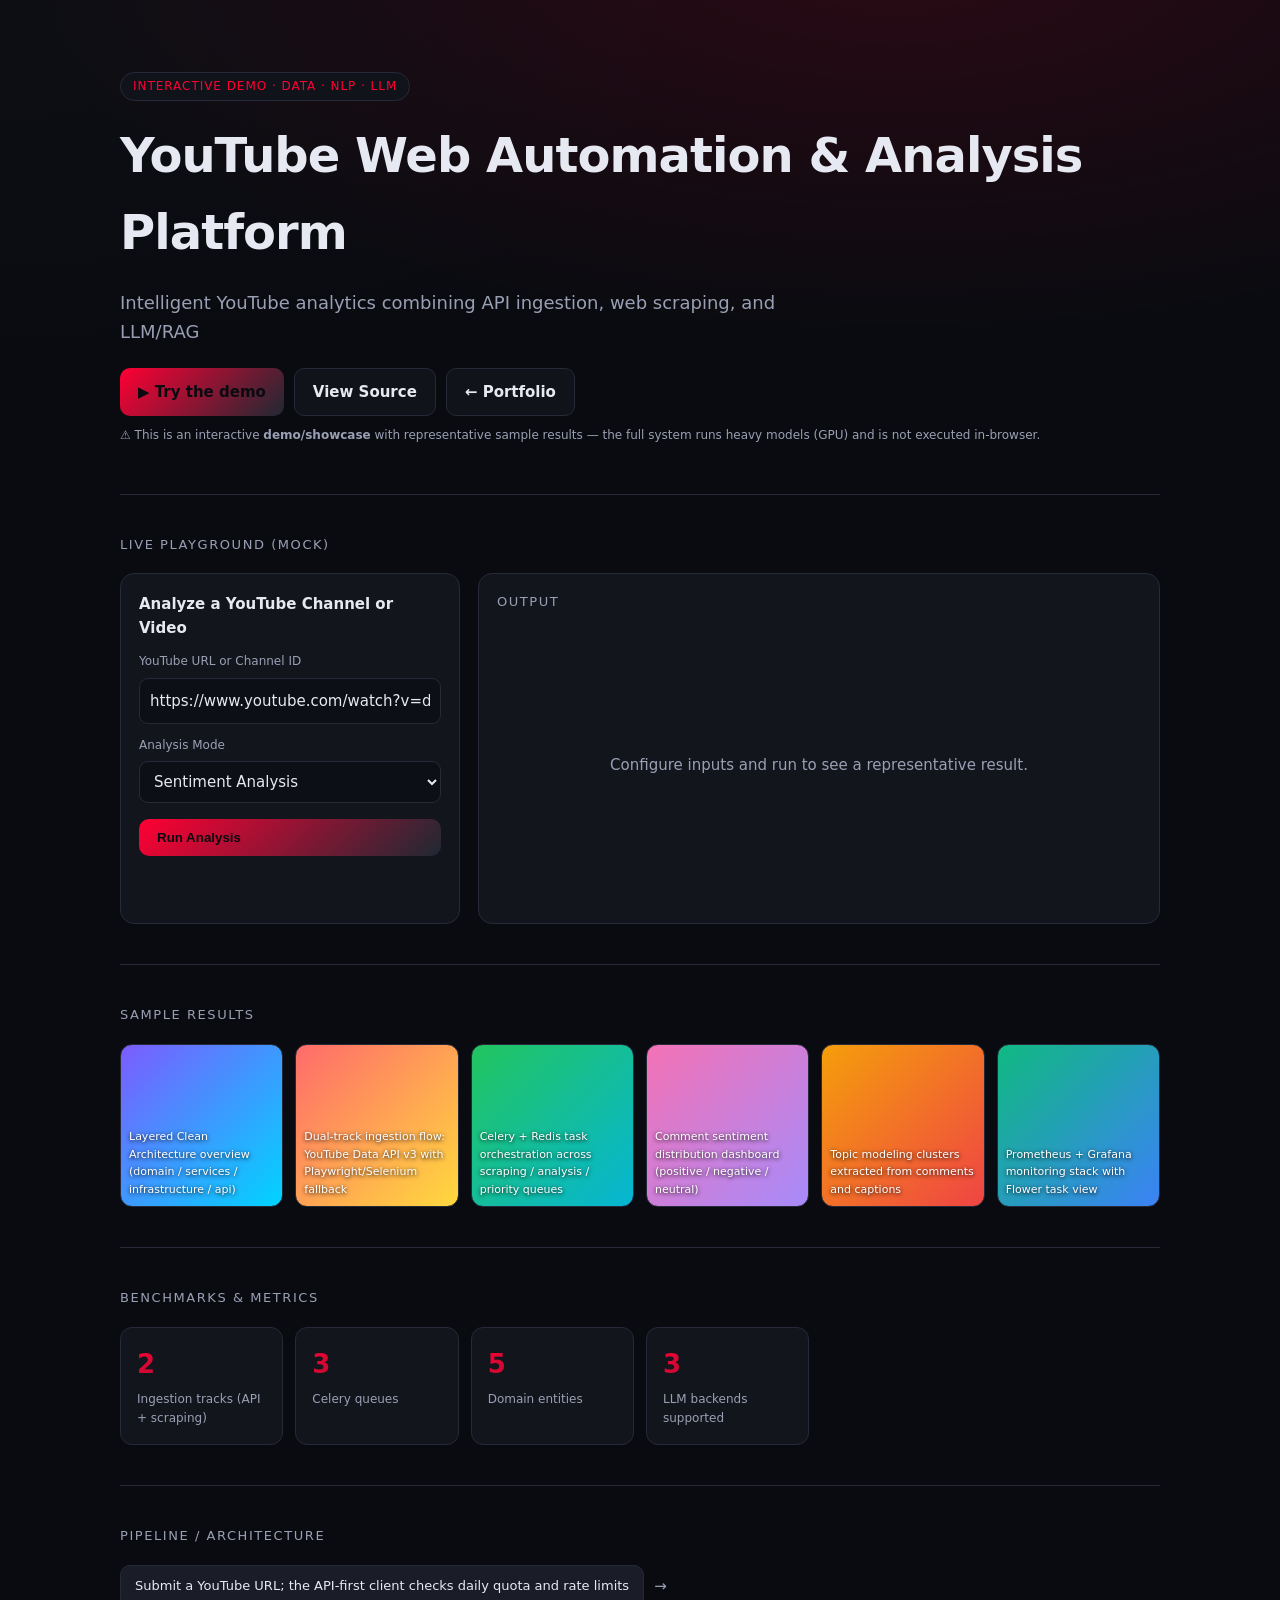
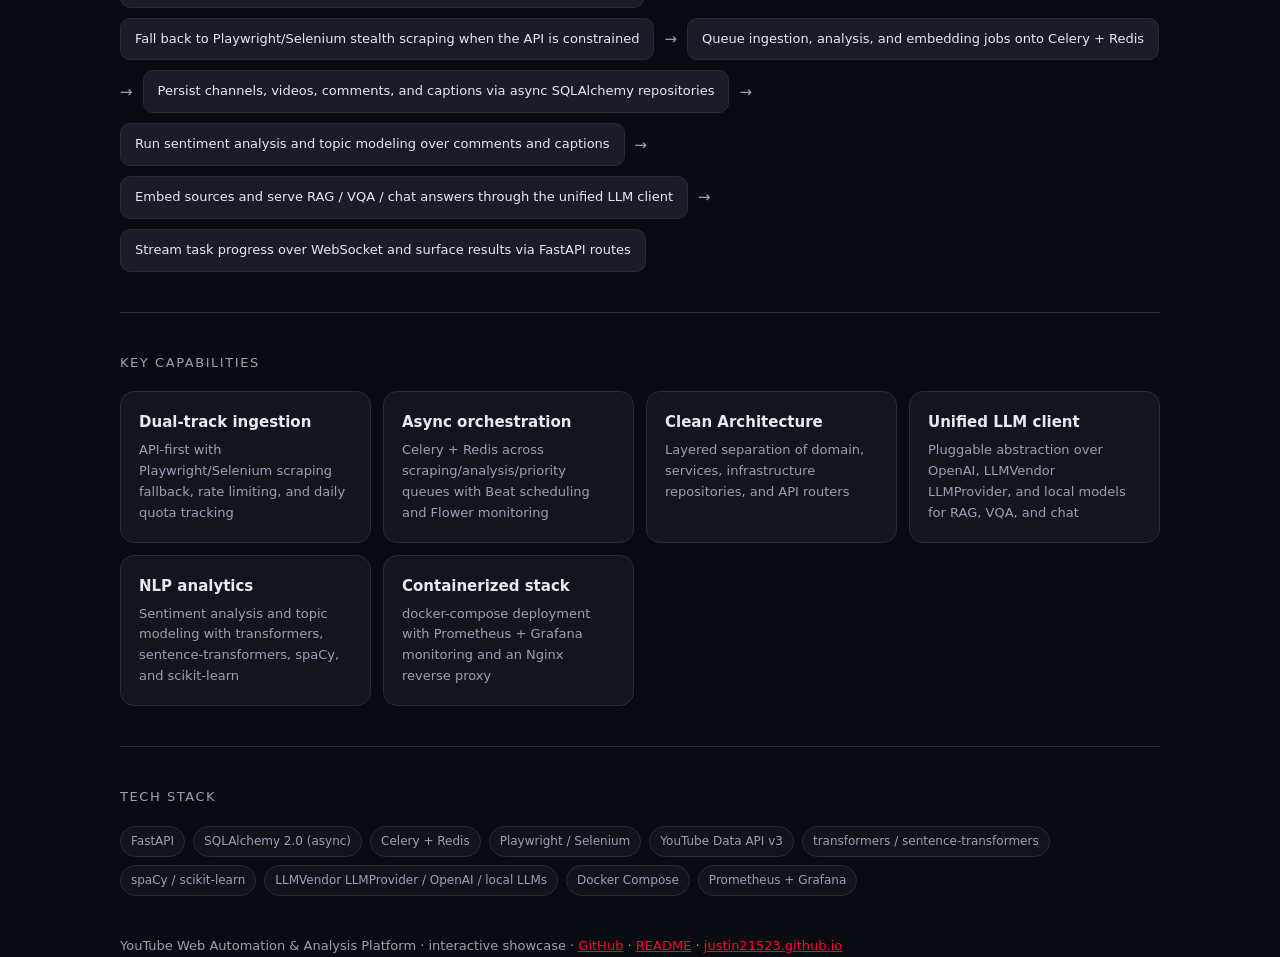
<file: index.html>
<!doctype html><html lang="en"><head><meta charset="utf-8">
<meta name="viewport" content="width=device-width,initial-scale=1">
<title>YouTube Web Automation &amp; Analysis Platform — Interactive Demo</title>
<meta name="description" content="Intelligent YouTube analytics combining API ingestion, web scraping, and LLM/RAG">
<style>
:root{--bg:#0a0b10;--panel:#13151d;--panel2:#1a1d28;--line:#262a38;--txt:#e7e9f2;--mut:#9aa0b4;--acc:#FF0033;--acc2:#1F2933}
*{box-sizing:border-box}html,body{margin:0}body{background:var(--bg);color:var(--txt);font:15px/1.6 'Inter',system-ui,'Noto Sans TC',sans-serif}
a{color:var(--acc)}.wrap{max-width:1080px;margin:0 auto;padding:0 20px}
.badge{display:inline-block;font-size:12px;letter-spacing:.08em;text-transform:uppercase;color:var(--acc);border:1px solid var(--line);border-radius:999px;padding:4px 12px;background:#11131b}
header.hero{padding:72px 0 36px;background:radial-gradient(900px 380px at 70% -10%,#FF003322,transparent),radial-gradient(700px 300px at 0% 10%,#1F29331f,transparent)}
h1{font-size:clamp(30px,5vw,48px);margin:16px 0 8px;font-weight:800;letter-spacing:-.02em}
.tag{color:var(--mut);font-size:18px;max-width:680px}
.cta{margin-top:22px;display:flex;gap:10px;flex-wrap:wrap}
.btn{background:linear-gradient(135deg,var(--acc),var(--acc2));color:#0a0b10;font-weight:700;border:0;border-radius:10px;padding:11px 18px;cursor:pointer;text-decoration:none;display:inline-flex;gap:8px;align-items:center}
.btn.ghost{background:#11131b;color:var(--txt);border:1px solid var(--line)}
section{padding:40px 0;border-top:1px solid var(--line)}
.h2{font-size:13px;text-transform:uppercase;letter-spacing:.12em;color:var(--mut);margin:0 0 18px}
.demo{display:grid;grid-template-columns:340px 1fr;gap:18px}@media(max-width:780px){.demo{grid-template-columns:1fr}}
.card{background:var(--panel);border:1px solid var(--line);border-radius:14px;padding:18px}
.field label{display:block;font-size:12px;color:var(--mut);margin:12px 0 6px}
.field input,.field select,.field textarea{width:100%;background:#0d0f16;border:1px solid var(--line);color:var(--txt);border-radius:9px;padding:10px;font:inherit}
.chips{display:flex;gap:8px;flex-wrap:wrap;margin-top:8px}.chip{font-size:12px;color:var(--mut);background:#11131b;border:1px solid var(--line);border-radius:999px;padding:5px 10px}
.out{min-height:280px;display:grid;place-items:center;text-align:center;color:var(--mut)}
.gal{display:grid;grid-template-columns:repeat(auto-fill,minmax(150px,1fr));gap:12px}
.thumb{aspect-ratio:1;border-radius:12px;border:1px solid var(--line);position:relative;overflow:hidden;display:grid;place-items:end;padding:8px;font-size:11px;color:#fff;text-shadow:0 1px 4px #000}
.metrics{display:grid;grid-template-columns:repeat(auto-fill,minmax(160px,1fr));gap:12px}
.metric{background:var(--panel);border:1px solid var(--line);border-radius:12px;padding:16px}
.metric .v{font-size:26px;font-weight:800;background:linear-gradient(135deg,var(--acc),var(--acc2));-webkit-background-clip:text;background-clip:text;color:transparent}
.metric .k{color:var(--mut);font-size:12px;margin-top:4px}
.steps{display:flex;flex-wrap:wrap;gap:10px;align-items:center}.step{background:var(--panel2);border:1px solid var(--line);border-radius:10px;padding:10px 14px;font-size:13px}.arrow{color:var(--mut)}
.feat{display:grid;grid-template-columns:repeat(auto-fill,minmax(240px,1fr));gap:12px}.feat .card h3{margin:0 0 6px;font-size:15px}.feat .card p{margin:0;color:var(--mut);font-size:13px}
footer{padding:40px 0 64px;color:var(--mut);font-size:13px}.note{font-size:12px;color:var(--mut);margin-top:10px}
.spin{display:inline-block;width:16px;height:16px;border:2px solid #fff5;border-top-color:#fff;border-radius:50%;animation:s .7s linear infinite}@keyframes s{to{transform:rotate(360deg)}}
</style></head><body>
<header class="hero"><div class="wrap">
<span class="badge">Interactive Demo · Data · NLP · LLM</span>
<h1>YouTube Web Automation &amp; Analysis Platform</h1><p class="tag">Intelligent YouTube analytics combining API ingestion, web scraping, and LLM/RAG</p>
<div class="cta"><a class="btn" href="#try">▶ Try the demo</a><a class="btn ghost" href="https://github.com/Justin21523/YouTube-Web-Automation-Analysis">View Source</a><a class="btn ghost" href="https://justin21523.github.io/en/projects/YouTube-Web-Automation-Analysis">← Portfolio</a></div>
<p class="note">⚠ This is an interactive <b>demo/showcase</b> with representative sample results — the full system runs heavy models (GPU) and is not executed in-browser.</p>
</div></header>
<main class="wrap">
<section id="try"><div class="h2">Live Playground (mock)</div><div class="demo">
<div class="card"><div style="font-weight:700">Analyze a YouTube Channel or Video</div>
<div class="field"><label>YouTube URL or Channel ID</label><input value="https://www.youtube.com/watch?v=dQw4w9WgXcQ" placeholder="Paste a video, channel, or playlist URL"></div><div class="field"><label>Analysis Mode</label><select><option>Sentiment Analysis</option><option>Topic Modeling</option><option>RAG Q&amp;A</option><option>Visual Question Answering</option><option>Conversational Chat</option></select></div>
<button class="btn" style="margin-top:16px;width:100%" id="go">Run Analysis</button>
</div>
<div class="card"><div class="h2" style="margin:0 0 12px">Output</div><div class="out" id="out"><div>Configure inputs and run to see a representative result.</div></div></div>
</div></section>
<section><div class="h2">Sample Results</div><div class="gal"><div class="thumb" style="background:linear-gradient(135deg,#7c5cff,#00d4ff)">Layered Clean Architecture overview (domain / services / infrastructure / api)</div><div class="thumb" style="background:linear-gradient(135deg,#ff6b6b,#ffd93d)">Dual-track ingestion flow: YouTube Data API v3 with Playwright/Selenium fallback</div><div class="thumb" style="background:linear-gradient(135deg,#22c55e,#06b6d4)">Celery + Redis task orchestration across scraping / analysis / priority queues</div><div class="thumb" style="background:linear-gradient(135deg,#f472b6,#a78bfa)">Comment sentiment distribution dashboard (positive / negative / neutral)</div><div class="thumb" style="background:linear-gradient(135deg,#f59e0b,#ef4444)">Topic modeling clusters extracted from comments and captions</div><div class="thumb" style="background:linear-gradient(135deg,#10b981,#3b82f6)">Prometheus + Grafana monitoring stack with Flower task view</div></div></section>
<section><div class="h2">Benchmarks & Metrics</div><div class="metrics"><div class="metric"><div class="v">2</div><div class="k">Ingestion tracks (API + scraping)</div></div><div class="metric"><div class="v">3</div><div class="k">Celery queues</div></div><div class="metric"><div class="v">5</div><div class="k">Domain entities</div></div><div class="metric"><div class="v">3</div><div class="k">LLM backends supported</div></div></div></section>
<section><div class="h2">Pipeline / Architecture</div><div class="steps"><span class="step">Submit a YouTube URL; the API-first client checks daily quota and rate limits</span><span class="arrow">→</span><span class="step">Fall back to Playwright/Selenium stealth scraping when the API is constrained</span><span class="arrow">→</span><span class="step">Queue ingestion, analysis, and embedding jobs onto Celery + Redis</span><span class="arrow">→</span><span class="step">Persist channels, videos, comments, and captions via async SQLAlchemy repositories</span><span class="arrow">→</span><span class="step">Run sentiment analysis and topic modeling over comments and captions</span><span class="arrow">→</span><span class="step">Embed sources and serve RAG / VQA / chat answers through the unified LLM client</span><span class="arrow">→</span><span class="step">Stream task progress over WebSocket and surface results via FastAPI routes</span></div></section>
<section><div class="h2">Key Capabilities</div><div class="feat"><div class="card"><h3>Dual-track ingestion</h3><p>API-first with Playwright/Selenium scraping fallback, rate limiting, and daily quota tracking</p></div><div class="card"><h3>Async orchestration</h3><p>Celery + Redis across scraping/analysis/priority queues with Beat scheduling and Flower monitoring</p></div><div class="card"><h3>Clean Architecture</h3><p>Layered separation of domain, services, infrastructure repositories, and API routers</p></div><div class="card"><h3>Unified LLM client</h3><p>Pluggable abstraction over OpenAI, LLMVendor LLMProvider, and local models for RAG, VQA, and chat</p></div><div class="card"><h3>NLP analytics</h3><p>Sentiment analysis and topic modeling with transformers, sentence-transformers, spaCy, and scikit-learn</p></div><div class="card"><h3>Containerized stack</h3><p>docker-compose deployment with Prometheus + Grafana monitoring and an Nginx reverse proxy</p></div></div></section>
<section><div class="h2">Tech Stack</div><div class="chips"><span class="chip">FastAPI</span><span class="chip">SQLAlchemy 2.0 (async)</span><span class="chip">Celery + Redis</span><span class="chip">Playwright / Selenium</span><span class="chip">YouTube Data API v3</span><span class="chip">transformers / sentence-transformers</span><span class="chip">spaCy / scikit-learn</span><span class="chip">LLMVendor LLMProvider / OpenAI / local LLMs</span><span class="chip">Docker Compose</span><span class="chip">Prometheus + Grafana</span></div></section>
</main>
<footer class="wrap">YouTube Web Automation &amp; Analysis Platform · interactive showcase · <a href="https://github.com/Justin21523/YouTube-Web-Automation-Analysis">GitHub</a> · <a href="https://github.com/Justin21523/YouTube-Web-Automation-Analysis#readme">README</a> · <a href="https://justin21523.github.io/en/projects/YouTube-Web-Automation-Analysis">justin21523.github.io</a></footer>
<script>
var OUT="<div style=\"width:100%\"><div class=\"gal\"><div class=\"thumb\" style=\"background:linear-gradient(135deg,#22c55e,#06b6d4)\">Sentiment distribution: 150 positive \u00b7 30 neutral \u00b7 20 negative (mock)</div><div class=\"thumb\" style=\"background:linear-gradient(135deg,#f472b6,#a78bfa)\">Top topics: tutorial walkthrough, audio quality, pricing, beginner tips (mock)</div><div class=\"thumb\" style=\"background:linear-gradient(135deg,#f59e0b,#ef4444)\">RAG answer: &quot;Viewers most praise the clear step-by-step pacing&quot; with 3 cited comments (mock)</div><div class=\"thumb\" style=\"background:linear-gradient(135deg,#10b981,#3b82f6)\">Caption summary + engagement metrics snapshot (views, likes, comment rate) (mock)</div></div><p class=\"note\" style=\"text-align:left\">mock</p></div>";
document.getElementById('go').onclick=function(){var o=document.getElementById('out');o.innerHTML='<div><span class="spin"></span><div style="margin-top:10px">Running pipeline…</div></div>';setTimeout(function(){o.innerHTML=OUT},900)};
</script></body></html>
</file>
